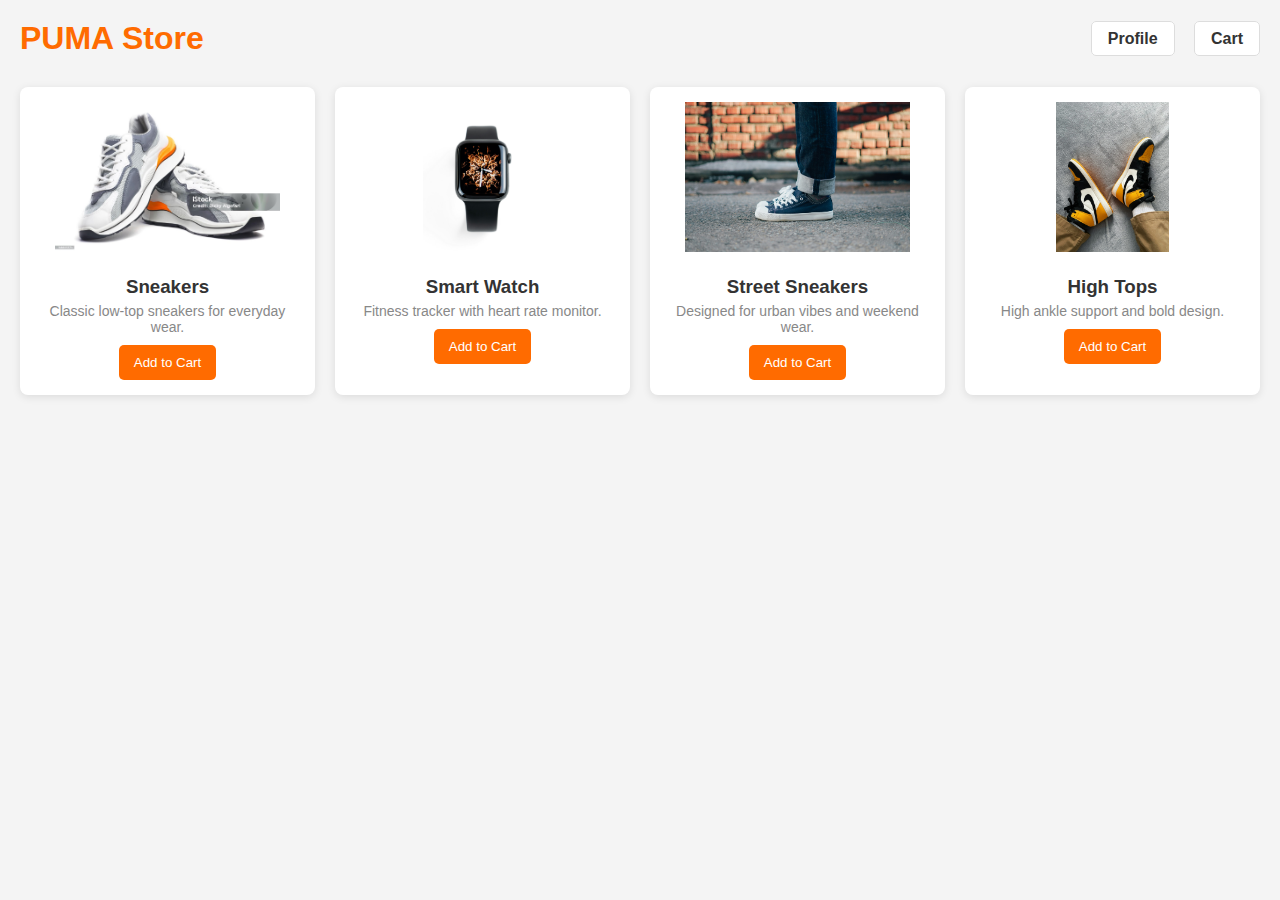
<file: frontend/index.html>
<!DOCTYPE html>
<html lang="en">
<head>
  <meta charset="UTF-8" />
  <meta name="viewport" content="width=device-width, initial-scale=1.0"/>
  <title>Home - E-Commerce</title>
  <style>
    * {
      box-sizing: border-box;
      padding: 0;
      margin: 0;
      font-family: 'Segoe UI', Tahoma, Geneva, Verdana, sans-serif;
    }

    body {
      background-color: #f4f4f4;
      padding: 20px;
    }

    header {
      display: flex;
      justify-content: space-between;
      align-items: center;
      margin-bottom: 30px;
    }

    header h1 {
      color: #ff6b00;
    }

    header .nav-links a {
      margin-left: 15px;
      text-decoration: none;
      color: #333;
      font-weight: bold;
      padding: 8px 16px;
      background-color: #fff;
      border: 1px solid #ddd;
      border-radius: 5px;
    }

    .products {
      display: grid;
      grid-template-columns: repeat(auto-fit, minmax(220px, 1fr));
      gap: 20px;
    }

    .product {
      background-color: #fff;
      padding: 15px;
      border-radius: 8px;
      box-shadow: 0 2px 8px rgba(0, 0, 0, 0.1);
      text-align: center;
    }

    .product img {
      max-width: 100%;
      height: 150px;
      object-fit: cover;
      margin-bottom: 10px;
    }

    .product h3 {
      margin: 10px 0 5px;
      color: #333;
    }

    .product p {
      color: #888;
      font-size: 14px;
    }

    .product button {
      margin-top: 10px;
      padding: 10px 15px;
      border: none;
      background-color: #ff6b00;
      color: #fff;
      border-radius: 5px;
      cursor: pointer;
    }

    .product button:hover {
      background-color: #e55d00;
    }
  </style>
</head>
<body>
  <header>
    <h1>PUMA Store</h1>
    <div class="nav-links">
      <a href="profile.html">Profile</a>
      <a href="cart.html">Cart</a>
    </div>
  </header>

  <section class="products">
    <div class="product">
      <img src="sneaker.jpg" alt="Sneakers">
      <h3>Sneakers</h3>
      <p>Classic low-top sneakers for everyday wear.</p>
      <button onclick="addToCart(1)">Add to Cart</button>
    </div>
    <div class="product">
      <img src="smartwatch.jpg" alt="Smart Watch">
      <h3>Smart Watch</h3>
      <p>Fitness tracker with heart rate monitor.</p>
      <button onclick="addToCart(2)">Add to Cart</button>
    </div>
    <div class="product">
      <img src="street.jpg" alt="Street Sneakers">
      <h3>Street Sneakers</h3>
      <p>Designed for urban vibes and weekend wear.</p>
      <button onclick="addToCart(3)">Add to Cart</button>
    </div>
    <div class="product">
      <img src="high.jpg" alt="High Tops">
      <h3>High Tops</h3>
      <p>High ankle support and bold design.</p>
      <button onclick="addToCart(4)">Add to Cart</button>
    </div>
  </section>

  <script>
    function addToCart(productId) {
      const user = JSON.parse(localStorage.getItem("user"));
      if (!user) {
        alert("Please log in to add items to cart.");
        window.location.href = "login.html";
        return;
      }

      fetch(`http://localhost:8080/api/cart/add?userId=${user.id}&productId=${productId}`, {
        method: "POST"
      })
        .then(res => {
          if (res.ok) {
            alert("✅ Product added to cart!");
          } else {
            throw new Error("Failed to add to cart");
          }
        })
        .catch(err => {
          alert("❌ Error adding to cart.");
          console.error(err);
        });
    }
  </script>
</body>
</html>
</file>
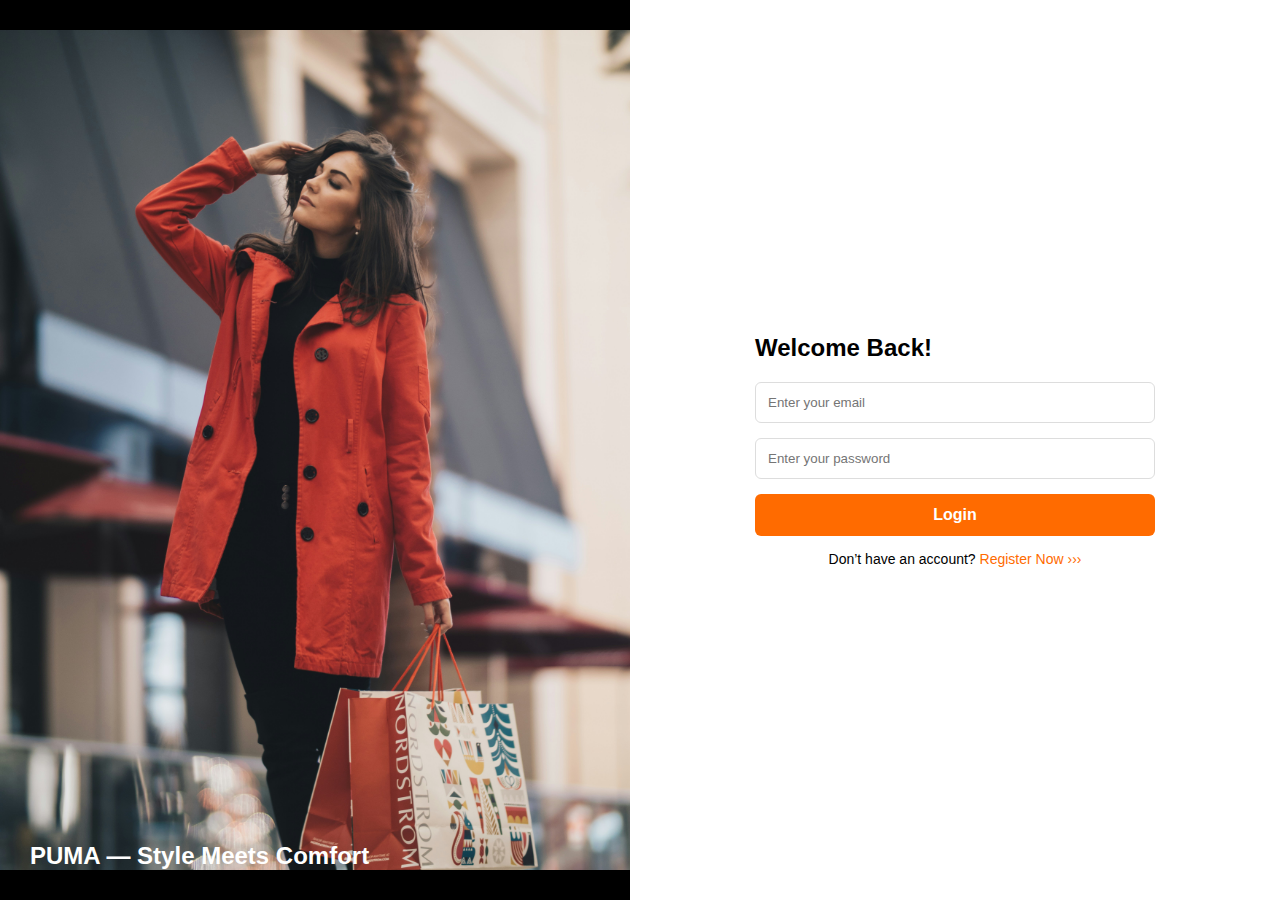
<file: frontend/cart.html>
<!DOCTYPE html>
<html lang="en">
<head>
  <meta charset="UTF-8">
  <meta name="viewport" content="width=device-width, initial-scale=1.0">
  <title>Cart - PUMA Store</title>
  <style>
    * {
      box-sizing: border-box;
      margin: 0;
      padding: 0;
      font-family: 'Segoe UI', Tahoma, Geneva, Verdana, sans-serif;
    }

    body {
      background-color: #f4f4f4;
      padding: 20px;
    }

    header {
      display: flex;
      justify-content: space-between;
      align-items: center;
      margin-bottom: 30px;
    }

    header h1 {
      color: #ff6b00;
    }

    header .nav-links a {
      margin-left: 15px;
      text-decoration: none;
      color: #333;
      font-weight: bold;
      padding: 8px 16px;
      background-color: #fff;
      border: 1px solid #ddd;
      border-radius: 5px;
    }

    .cart-item {
      background-color: #fff;
      border-radius: 8px;
      padding: 15px;
      margin-bottom: 20px;
      box-shadow: 0 2px 8px rgba(0, 0, 0, 0.1);
    }

    .cart-item h3 {
      margin-bottom: 10px;
    }

    .cart-item p {
      margin-bottom: 8px;
      color: #555;
    }

    .controls button {
      padding: 6px 10px;
      margin-right: 10px;
      border: none;
      background-color: #ff6b00;
      color: #fff;
      border-radius: 5px;
      cursor: pointer;
    }

    .controls button:hover {
      background-color: #e55d00;
    }

    .empty {
      text-align: center;
      font-size: 18px;
      color: #777;
      margin-top: 40px;
    }
  </style>
</head>
<body>
  <header>
    <h1>Your Cart</h1>
    <div class="nav-links">
      <a href="index.html">Home</a>
      <a href="profile.html">Profile</a>
    </div>
  </header>

  <div id="cartItems"></div>

  <script>
    const user = JSON.parse(localStorage.getItem("user"));
    if (!user) {
      alert("Please log in first.");
      window.location.href = "login.html";
    }

    function loadCart() {
      fetch(`http://localhost:8080/api/cart/user/${user.id}`)
        .then(res => res.json())
        .then(data => {
          const container = document.getElementById("cartItems");
          container.innerHTML = "";

          if (data.length === 0) {
            container.innerHTML = '<p class="empty">🛒 Your cart is empty.</p>';
            return;
          }

          data.forEach(item => {
            container.innerHTML += `
              <div class="cart-item">
                <h3>${item.product.name}</h3>
                <p>${item.product.description || 'No description available.'}</p>
                <p>Price: $${item.product.price.toFixed(2)}</p>
                <p>Quantity: ${item.quantity}</p>
                <div class="controls">
                  <button onclick="updateQuantity(${item.product.id}, 'increase')">+</button>
                  <button onclick="updateQuantity(${item.product.id}, 'decrease')">-</button>
                  <button onclick="removeItem(${item.product.id})">Remove</button>
                </div>
              </div>`;
          });
        })
        .catch(err => {
          console.error(err);
          alert("❌ Failed to load cart.");
        });
    }

    function updateQuantity(productId, action) {
      fetch(`http://localhost:8080/api/cart/${action}?userId=${user.id}&productId=${productId}`, {
        method: "PUT"
      }).then(loadCart);
    }

    function removeItem(productId) {
      fetch(`http://localhost:8080/api/cart/remove?userId=${user.id}&productId=${productId}`, {
        method: "DELETE"
      }).then(loadCart);
    }

    loadCart();
  </script>
</body>
</html>
</file>
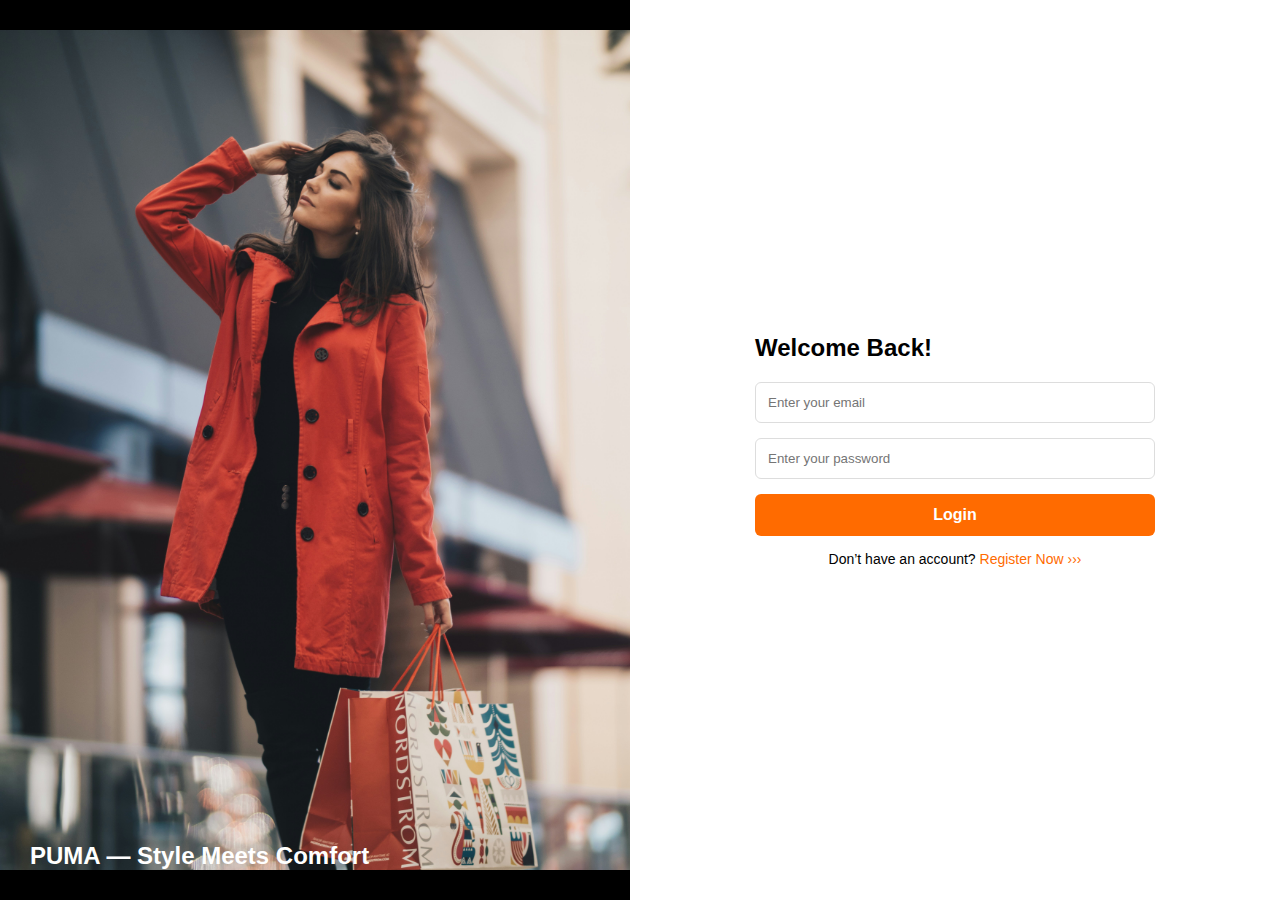
<file: frontend/login.html>
<!DOCTYPE html>
<html lang="en">
<head>
  <meta charset="UTF-8" />
  <meta name="viewport" content="width=device-width, initial-scale=1.0" />
  <title>Login - E-Commerce</title>
  <style>
    * {
      margin: 0;
      padding: 0;
      box-sizing: border-box;
      font-family: 'Segoe UI', Tahoma, Geneva, Verdana, sans-serif;
    }

    body, html {
      height: 100%;
    }

    .container {
      display: flex;
      min-height: 100vh;
    }

    .left-pane {
      flex: 1;
      background: url('shop.jpg') no-repeat center center;
      background-size: contain;
      background-color: #000;
      display: flex;
      align-items: flex-end;
      justify-content: flex-start;
      padding: 30px;
      color: white;
      font-size: 24px;
      font-weight: bold;
    }

    .right-pane {
      flex: 1;
      background-color: #fff;
      display: flex;
      flex-direction: column;
      justify-content: center;
      align-items: center;
      padding: 40px;
    }

    .form-container {
      width: 100%;
      max-width: 400px;
    }

    h2 {
      margin-bottom: 20px;
    }

    input {
      width: 100%;
      padding: 12px;
      margin-bottom: 15px;
      border: 1px solid #ddd;
      border-radius: 6px;
    }

    .btn {
      background-color: #ff6b00;
      color: #fff;
      padding: 12px;
      width: 100%;
      border: none;
      border-radius: 6px;
      cursor: pointer;
      font-size: 16px;
      font-weight: bold;
    }

    .btn:hover {
      background-color: #e55d00;
    }

    .switch-link {
      margin-top: 15px;
      text-align: center;
      font-size: 14px;
    }

    .switch-link a {
      color: #ff6b00;
      text-decoration: none;
    }

    @media (max-width: 768px) {
      .container {
        flex-direction: column;
      }

      .left-pane {
        height: 200px;
        justify-content: center;
        align-items: center;
        font-size: 18px;
        padding: 10px;
        background-size: cover;
      }
    }
  </style>
</head>
<body>
  <div class="container">
    <div class="left-pane">
      <div>PUMA — Style Meets Comfort</div>
    </div>

    <div class="right-pane">
      <div class="form-container">
        <h2>Welcome Back!</h2>
        <form id="loginForm">
          <input type="email" id="email" placeholder="Enter your email" required />
          <input type="password" id="password" placeholder="Enter your password" required />
          <button type="submit" class="btn">Login</button>
        </form>
        <div class="switch-link">
          Don’t have an account? <a href="register.html">Register Now ›››</a>
        </div>
      </div>
    </div>
  </div>

  <script>
    document.getElementById("loginForm").addEventListener("submit", function (e) {
      e.preventDefault();

      const email = document.getElementById("email").value;
      const password = document.getElementById("password").value;

      fetch("http://localhost:8080/api/users/login", {
        method: "POST",
        headers: {
          "Content-Type": "application/json",
        },
        body: JSON.stringify({ email, password }),
      })
        .then((res) => {
          if (!res.ok) throw new Error("Login failed");
          return res.json();
        })
        .then((data) => {
          localStorage.removeItem("user"); // optional clean-up
          localStorage.setItem("user", JSON.stringify(data));
          window.location.href = "index.html";
        })
        .catch((err) => {
          alert("❌ Invalid credentials. Please try again.");
          console.error(err);
        });
    });
  </script>
</body>
</html>
</file>
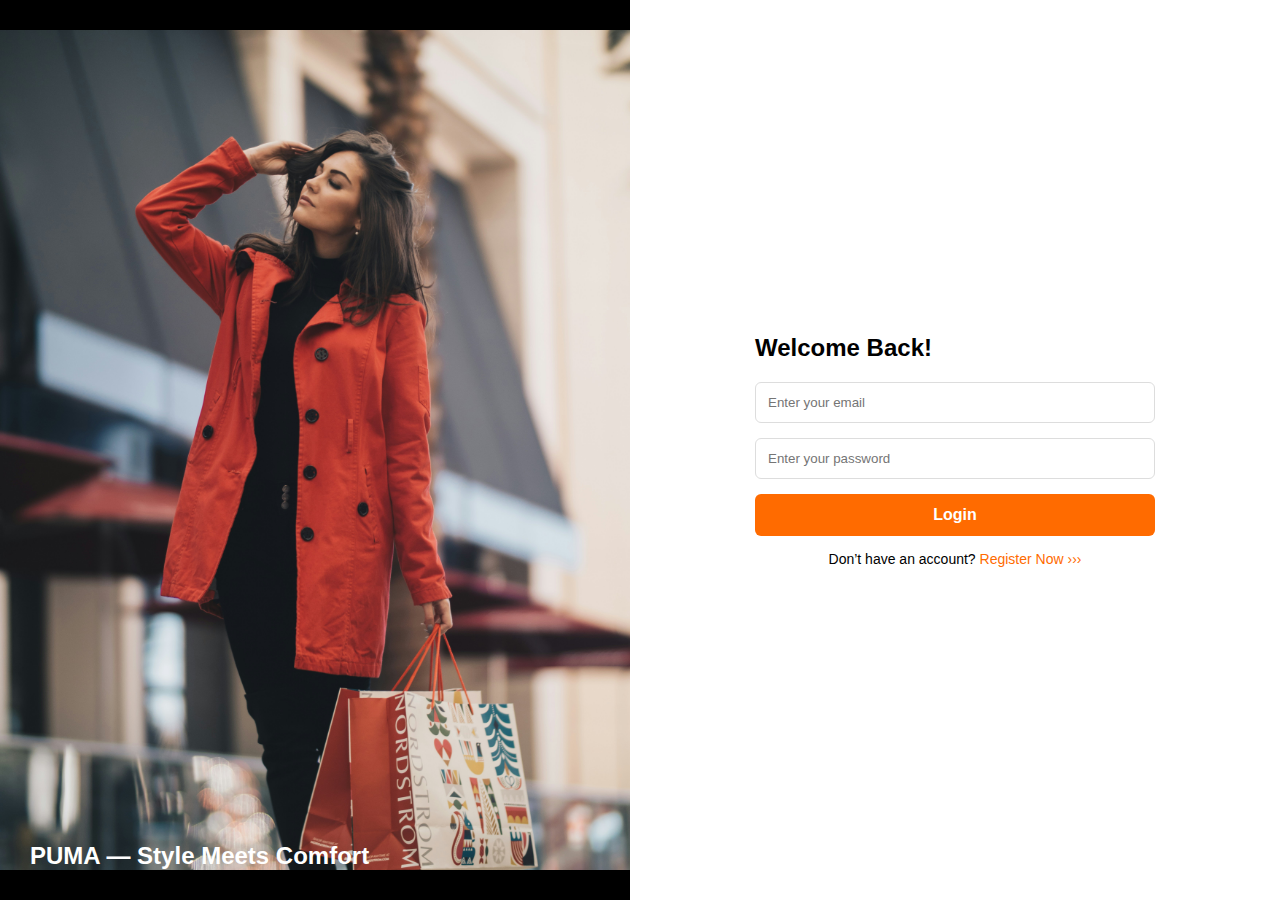
<file: frontend/profile.html>
<!DOCTYPE html>
<html lang="en">
<head>
  <meta charset="UTF-8" />
  <meta name="viewport" content="width=device-width, initial-scale=1.0"/>
  <title>Profile - E-Commerce</title>
  <style>
    * {
      box-sizing: border-box;
      padding: 0;
      margin: 0;
      font-family: 'Segoe UI', Tahoma, Geneva, Verdana, sans-serif;
    }

    body {
      background-color: #f4f4f4;
      padding: 30px;
    }

    header {
      display: flex;
      justify-content: space-between;
      align-items: center;
      margin-bottom: 40px;
    }

    header h1 {
      color: #ff6b00;
    }

    .nav-links a,
    .nav-links button {
      margin-left: 15px;
      text-decoration: none;
      color: #fff;
      background-color: #ff6b00;
      padding: 8px 16px;
      border-radius: 5px;
      font-weight: bold;
      border: none;
      cursor: pointer;
    }

    .nav-links button:hover,
    .nav-links a:hover {
      background-color: #e55d00;
    }

    .profile-box {
      background: white;
      padding: 30px;
      border-radius: 10px;
      box-shadow: 0 2px 10px rgba(0,0,0,0.1);
      max-width: 500px;
      margin: auto;
    }

    .profile-box h2 {
      margin-bottom: 20px;
      color: #333;
    }

    .profile-box p {
      font-size: 16px;
      margin-bottom: 10px;
      color: #444;
    }

    @media (max-width: 600px) {
      .profile-box {
        padding: 20px;
      }
    }
  </style>
</head>
<body>
  <header>
    <h1>User Profile</h1>
    <div class="nav-links">
      <a href="index.html">Home</a>
      <a href="cart.html">Cart</a>
      <button onclick="logout()">Logout</button>
    </div>
  </header>

  <div class="profile-box">
    <h2>Welcome, <span id="username">User</span></h2>
    <p><strong>Email:</strong> <span id="email"></span></p>
    <p><strong>User ID:</strong> <span id="userId"></span></p>
  </div>

  <script>
    const user = JSON.parse(localStorage.getItem("user"));

    if (!user) {
      alert("Please log in first.");
      window.location.href = "login.html";
    } else {
      document.getElementById("username").textContent = user.username ?? "N/A";
      document.getElementById("email").textContent = user.email ?? "N/A";
      document.getElementById("userId").textContent = user.id ?? "N/A";
    }

    function logout() {
      localStorage.removeItem("user");
      window.location.href = "login.html";
    }
  </script>
</body>
</html>
</file>
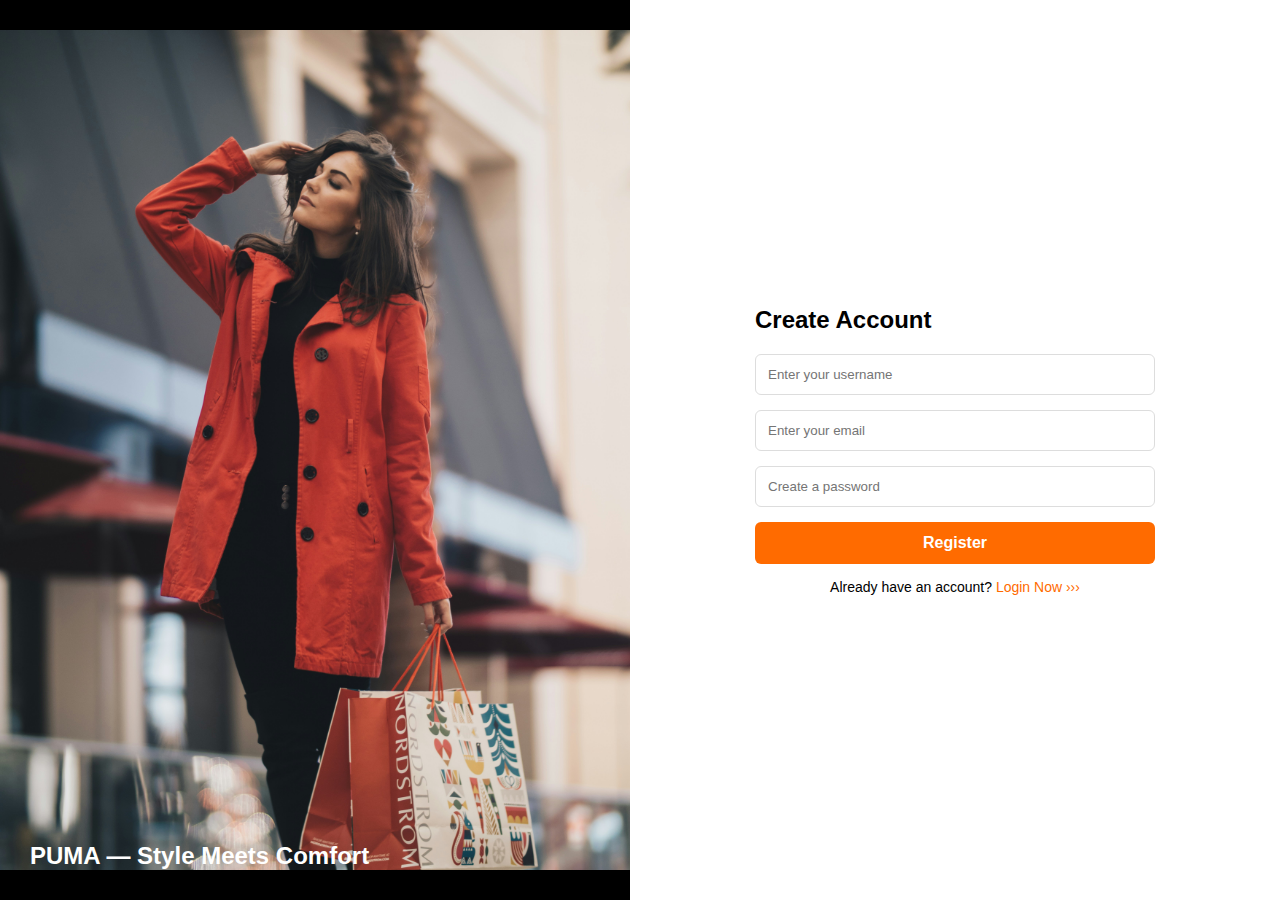
<file: frontend/register.html>
<!DOCTYPE html>
<html lang="en">
<head>
  <meta charset="UTF-8" />
  <meta name="viewport" content="width=device-width, initial-scale=1.0" />
  <title>Register - E-Commerce</title>
  <style>
    * {
      margin: 0;
      padding: 0;
      box-sizing: border-box;
      font-family: 'Segoe UI', Tahoma, Geneva, Verdana, sans-serif;
    }

    body, html {
      height: 100%;
    }

    .container {
      display: flex;
      min-height: 100vh;
    }

    .left-pane {
      flex: 1;
      background: url('shop.jpg') no-repeat center center;
      background-size: contain;
      background-color: #000;
      display: flex;
      align-items: flex-end;
      justify-content: flex-start;
      padding: 30px;
      color: white;
      font-size: 24px;
      font-weight: bold;
    }

    .right-pane {
      flex: 1;
      background-color: #fff;
      display: flex;
      flex-direction: column;
      justify-content: center;
      align-items: center;
      padding: 40px;
    }

    .form-container {
      width: 100%;
      max-width: 400px;
    }

    h2 {
      margin-bottom: 20px;
    }

    input {
      width: 100%;
      padding: 12px;
      margin-bottom: 15px;
      border: 1px solid #ddd;
      border-radius: 6px;
    }

    .btn {
      background-color: #ff6b00;
      color: #fff;
      padding: 12px;
      width: 100%;
      border: none;
      border-radius: 6px;
      cursor: pointer;
      font-size: 16px;
      font-weight: bold;
    }

    .btn:hover {
      background-color: #e55d00;
    }

    .switch-link {
      margin-top: 15px;
      text-align: center;
      font-size: 14px;
    }

    .switch-link a {
      color: #ff6b00;
      text-decoration: none;
    }

    @media (max-width: 768px) {
      .container {
        flex-direction: column;
      }

      .left-pane {
        height: 200px;
        justify-content: center;
        align-items: center;
        font-size: 18px;
        padding: 10px;
        background-size: cover;
      }
    }
  </style>
</head>
<body>
  <div class="container">
    <div class="left-pane">
      <div>PUMA — Style Meets Comfort</div>
    </div>

    <div class="right-pane">
      <div class="form-container">
        <h2>Create Account</h2>
        <form id="registerForm">
          <input type="text" id="username" placeholder="Enter your username" required />
          <input type="email" id="email" placeholder="Enter your email" required />
          <input type="password" id="password" placeholder="Create a password" required />
          <button type="submit" class="btn">Register</button>
        </form>
        <div class="switch-link">
          Already have an account? <a href="login.html">Login Now ›››</a>
        </div>
      </div>
    </div>
  </div>

  <script>
    document.getElementById("registerForm").addEventListener("submit", function (e) {
      e.preventDefault();

      const username = document.getElementById("username").value;
      const email = document.getElementById("email").value;
      const password = document.getElementById("password").value;

      fetch("http://localhost:8080/api/users", {
        method: "POST",
        headers: {
          "Content-Type": "application/json",
        },
        body: JSON.stringify({ username, email, password }),
      })
        .then((res) => {
          if (!res.ok) throw new Error("Registration failed");
          return res.json();
        })
        .then((data) => {
          localStorage.setItem("user", JSON.stringify(data)); // Store user info
          window.location.href = "index.html"; // Redirect to homepage
        })
        .catch((err) => {
          alert("❌ Registration failed. Please try again.");
          console.error(err);
        });
    });
  </script>
</body>
</html>
</file>
